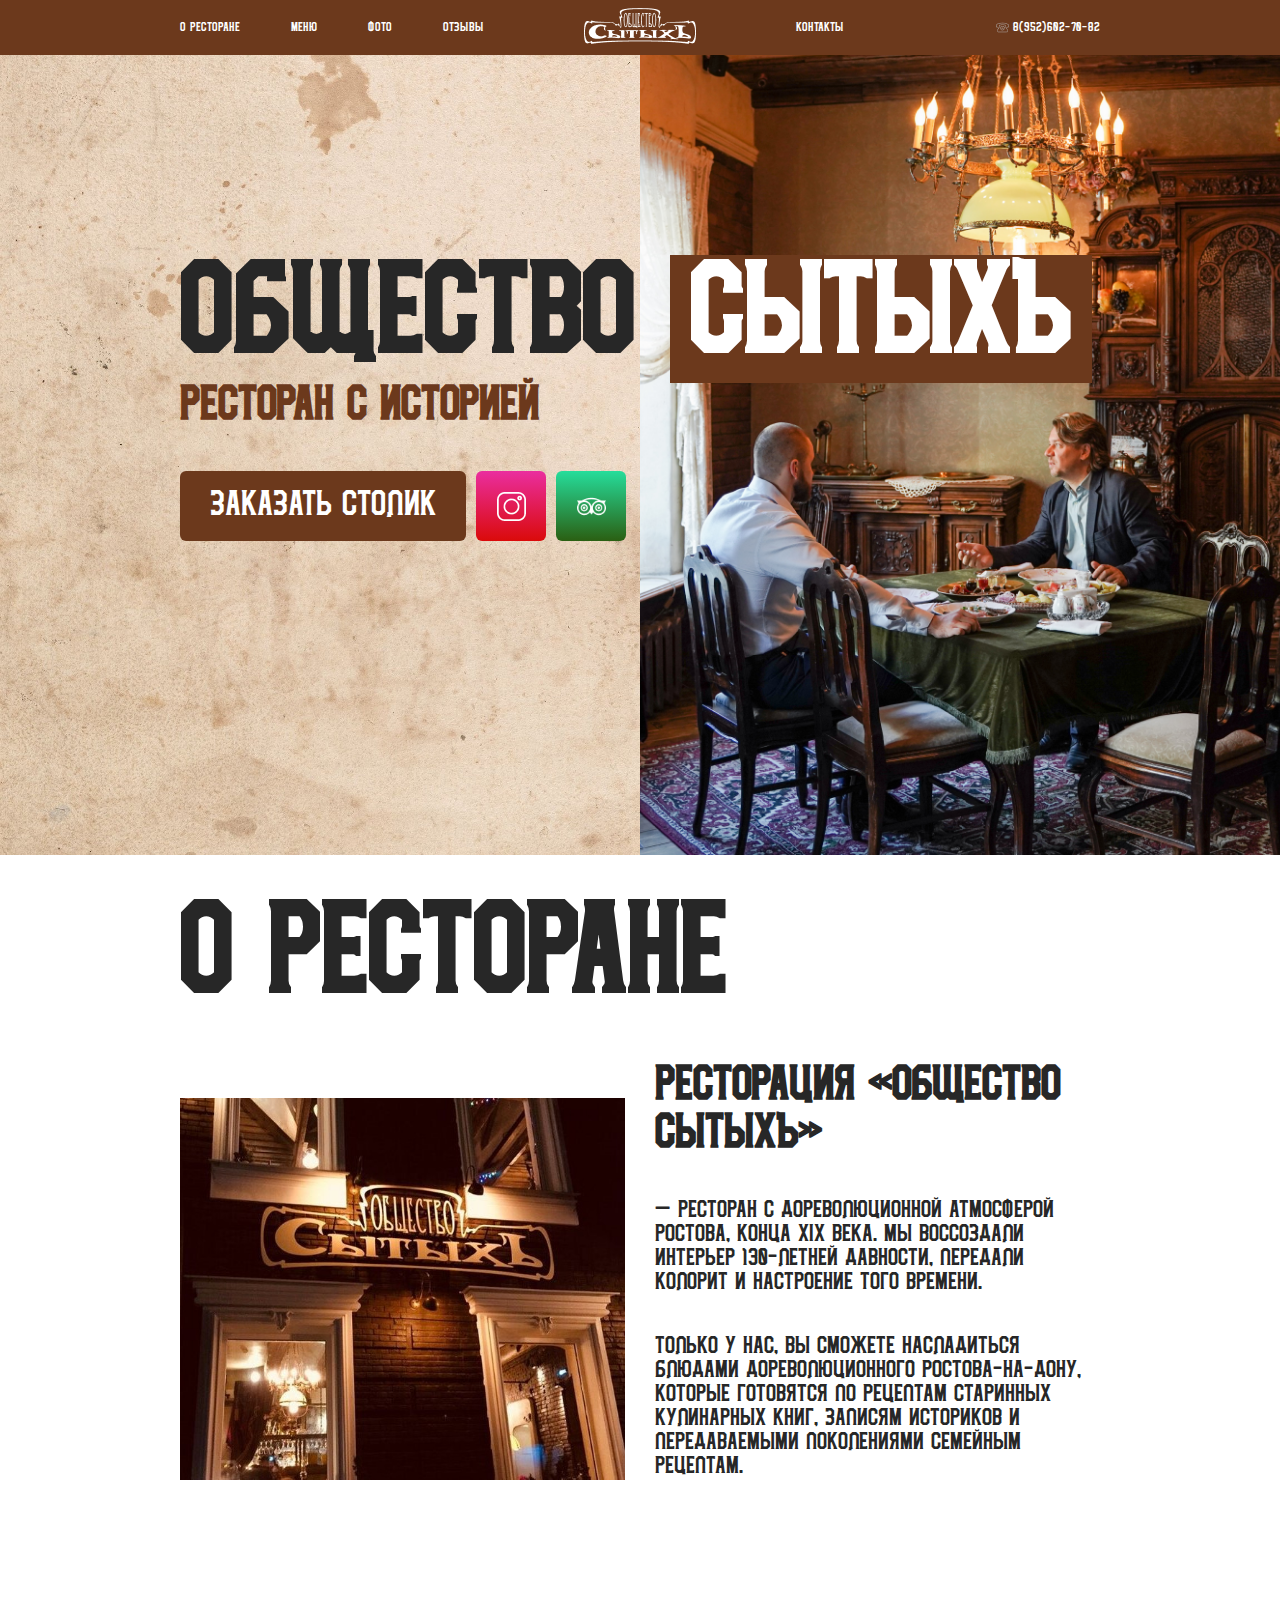
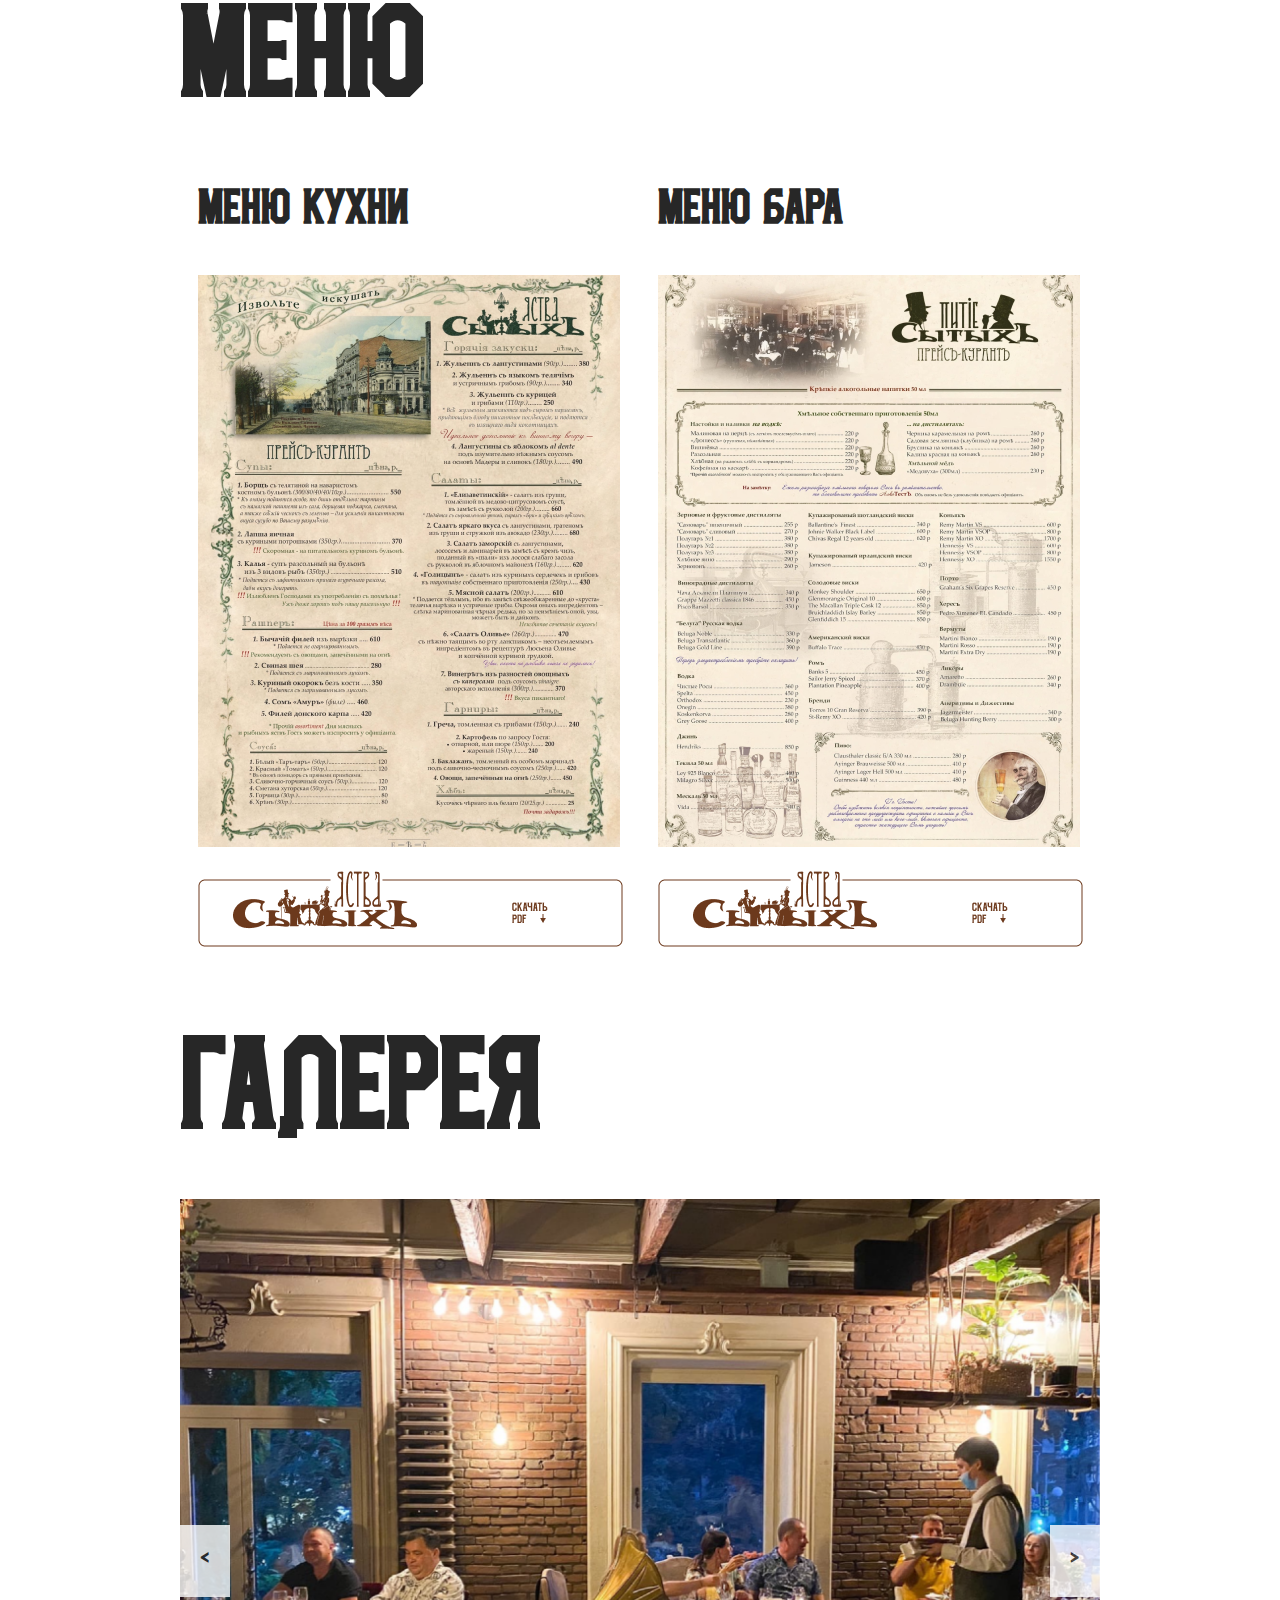
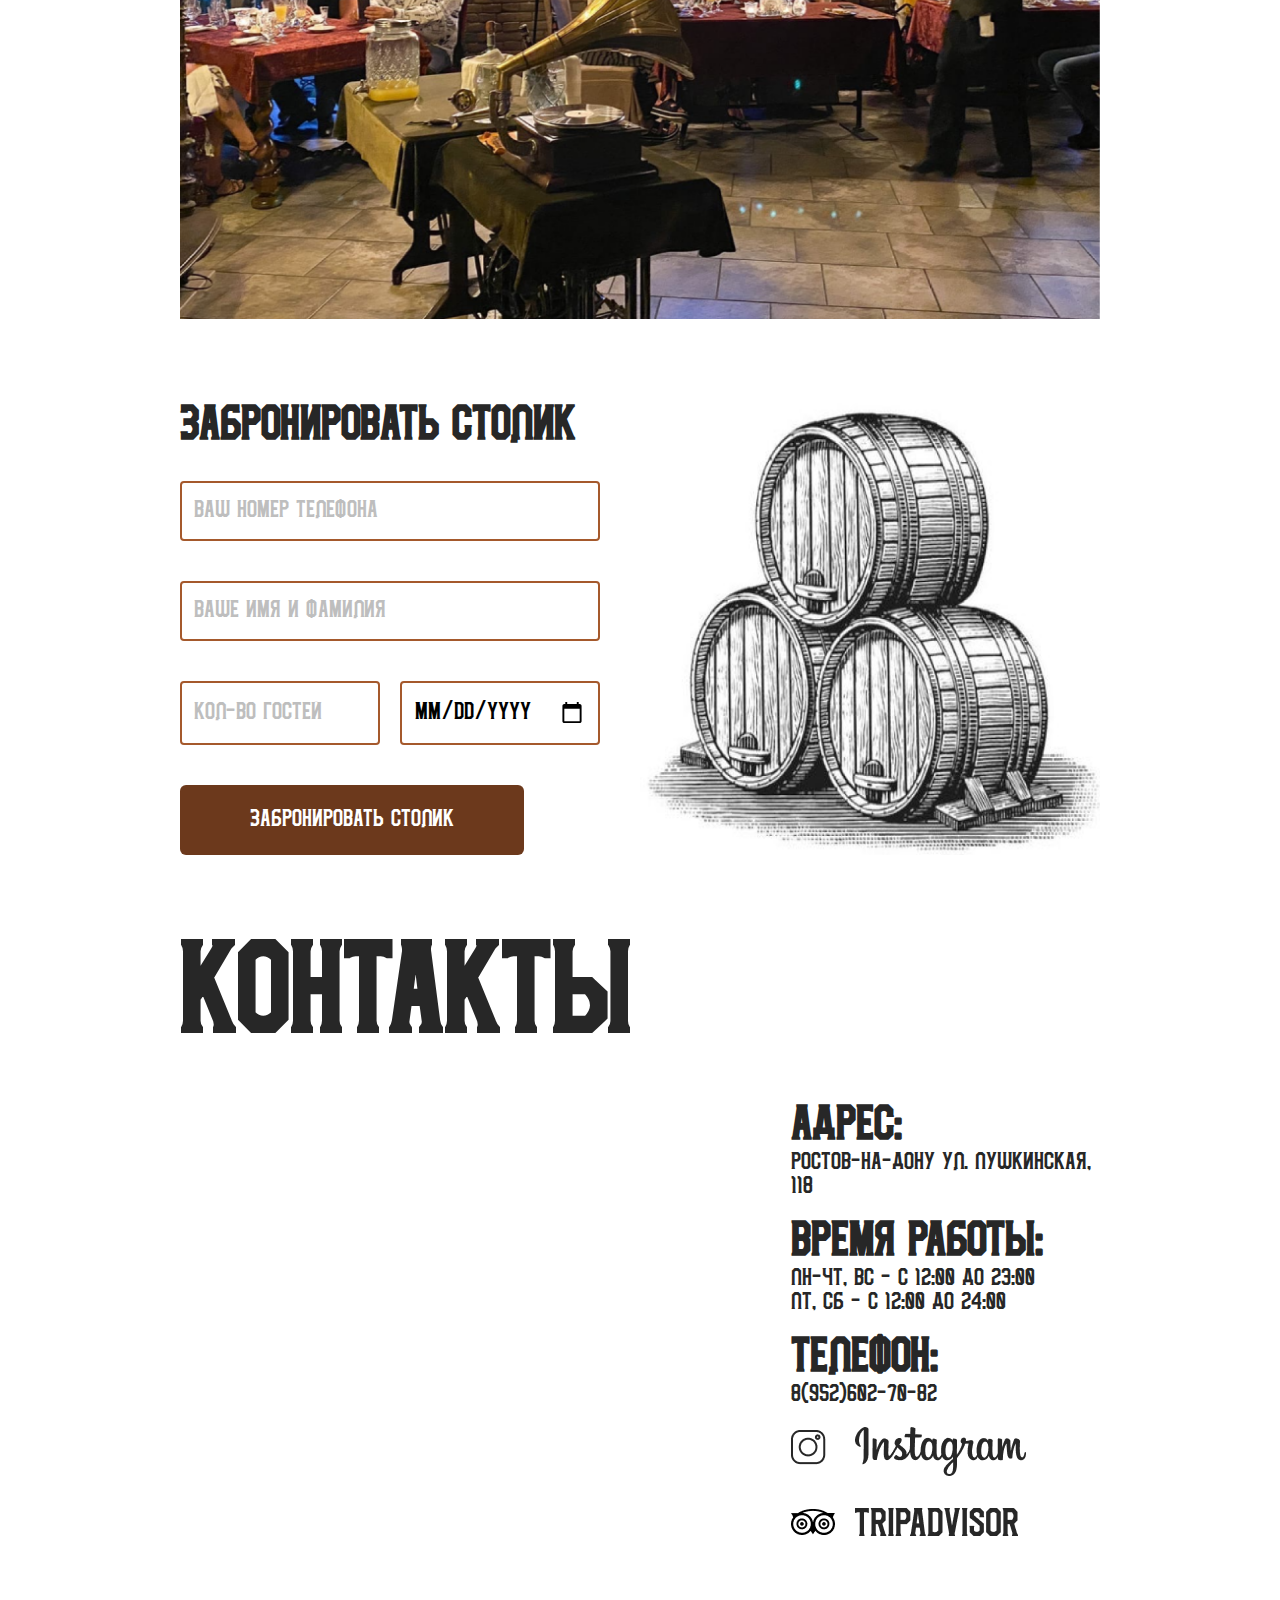
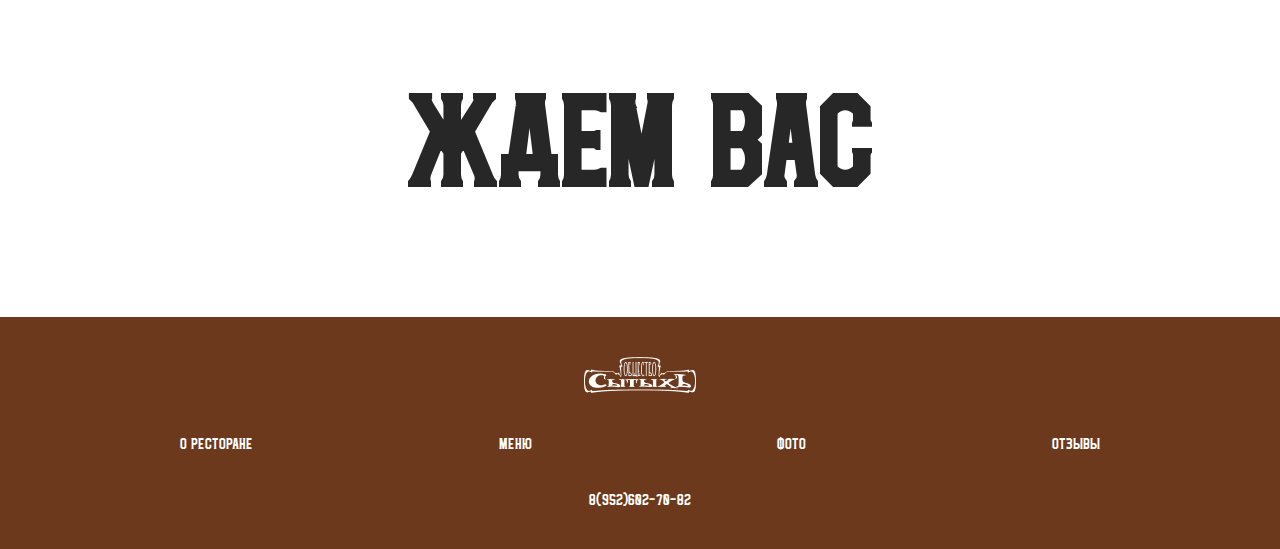
<file: index.html>
<!DOCTYPE html>
<html lang="ru">
<head>
    <meta charset="UTF-8">
    <meta name="viewport" content="width=device-width, initial-scale=1.0">
    <title>Общество сытыхъ - Ресторан с историей</title>
    <link rel="stylesheet" href="https://cdn.jsdelivr.net/npm/swiper@11/swiper-bundle.min.css" />
    <link rel="stylesheet" href="/style.css">
    <link rel="shortcut icon" href="https://static.tildacdn.com/tild3930-3964-4733-a532-386662323266/favicon.ico" type="image/x-icon">
</head>
<body>
    <header>
        <div class="container">
            <nav class="header">
                <ul class="main_menu">
                    <li><a href="#about">О ресторане</a></li>
                    <li><a href="#menu">Меню</a></li>
                    <li><a href="#gallery">Фото</a></li>
                    <li><a href="https://yandex.ru/maps/org/obshchestvo_sytykh/79058933426/reviews/?ll=39.719818%2C47.225903&z=16">Отзывы</a></li>
                </ul>
                <div class="logo"><img src="/img/logo.png" height="36" width="112"></div>
                <div class="additional_menu">
                    <a href="#contact">Контакты</a>
                    <a class="tel" href="tel:8(952)602-70-82"><img src="/img/tel.png">8(952)602-70-82</a>
                </div>
                <div class="burger">
                    <img src="/img/burger.png">
                </div>
            </nav>
            <ul class="burger_menu">
                <li><a href="#about">О ресторане</a></li>
                <li><a href="#menu">Меню</a></li>
                <li><a href="#gallery">Фото</a></li>
                <li><a href="https://yandex.ru/maps/org/obshchestvo_sytykh/79058933426/reviews/?ll=39.719818%2C47.225903&z=16">Отзывы</a></li>
                <li><a href="#contact">Контакты</a></li>
                <li><a class="tel" href="tel:8(952)602-70-82"><img src="/img/tel.png">8(952)602-70-82</a></li>
            </ul>
        </div>
    </header>
    <main>
        <section class="hero">
            <div class="container">
                <div class="hero__inner">
                    <h1>ОБЩЕСТВО <span>СЫТЫХЪ</span></h1>
                    <h2>ресторан с историей</h2>
                    <div class="hero_buttons">
                        <a class="order_button" href="#order">Заказать столик</a>
                        <a class="instagram_button" href="https://www.instagram.com/obsh_sytyh/"><img src="/img/instagram.png"></a>
                        <a class="tripadvisor_button" href="https://www.tripadvisor.ru/Restaurant_Review-g298535-d16662221-Reviews-Obshhestvo_Sytykh-Rostov_on_Don_Rostov_Oblast_Southern_District.html"><img src="/img/tripadvisor.png"></a>
                    </div>
                </div>
            </div>
            <img class="hero_img" src="/img/hero_img.png">
        </section>
        <section class="about" id="about">
            <div class="container">
                <div class="about__inner section">
                    <h3>О РЕСТОРАНЕ</h3>
                    <div class="about__block">
                        <div class="about__image">
                            <img src="/img/about.jpeg">
                        </div>
                        <div class="about__text">
                            <h4>Ресторация «Общество Сытыхъ»</h3>
                            <p>— ресторан с дореволюционной атмосферой Ростова, конца ХIХ века. Мы воссоздали интерьер 130-летней давности, передали колорит и настроение того времени.</p>
                            <p>Только у нас, Вы сможете насладиться блюдами дореволюционного Ростова-на-Дону, которые готовятся по рецептам старинных кулинарных книг, записям историков и передаваемыми поколениями семейным рецептам.</p>
                        </div>
                    </div>
                </div>
            </div>
        </section>
        <section class="menu" id="menu">
            <div class="container">
                <div class="menu__inner section">
                    <h3>Меню</h3>
                    <div class="menu__block">
                        <div class="menu__item">
                            <h4>Меню кухни</h4>
                            <img src="/img/1.png">
                            <a href="https://drive.google.com/file/d/1h38D5oXvH2-rLr65FJ2_tnFeNfIFlQqY/view?usp=drivesdk"><img src="/img/button.png"></a>
                        </div>
                        <div class="menu__item">
                            <h4>Меню Бара</h4>
                            <img src="/img/2.png">
                            <a href="https://drive.google.com/file/d/1Csb02DKkHvxV7z9X4bZeypJL2n8_wG7n/view"><img src="/img/button.png"></a>
                        </div>
                    </div>
                </div>
            </div>
        </section>
        <section class="gallery" id="gallery">
            <div class="container">
                <div class="gallery__inner section">
                    <h3>Галерея</h3>
                    <div class="gallery__block">
                        <div class="swiper-wrapper">
                          <div class="swiper-slide">
                            <img src="/img/gallery/1.png">
                          </div>
                          <div class="swiper-slide">
                            <img src="/img/gallery/2.jpg">
                          </div>
                          <div class="swiper-slide">
                            <img src="/img/gallery/3.jpg">
                          </div>
                          <div class="swiper-slide">
                            <img src="/img/gallery/4.jpg">
                          </div>
                          <div class="swiper-slide">
                            <img src="/img/gallery/5.jpg">
                          </div>
                        </div>
                        <!-- <div class="swiper-pagination"></div> -->
                      
                        <div class="prev">&lt</div>
                        <div class="next">&gt</div>
                      
                    </div>
                </div>
            </div>
        </section>
        <section class="table" id="order">
            <div class="container">
                <div class="table__inner section">
                    <form netlify name="order" >
                        <h5>Забронировать столик</h5>
                        <input placeholder="Ваш номер телефона" name="phone">
                        <input placeholder="Ваше имя и фамилия" name="fio">
                        <div class="form__inputs">
                            <input placeholder="Кол-во гостей" type="number" name="amount">
                            <input placeholder="Дата" type="date" name="Дата">
                        </div>
                        <button>Забронировать столик</button>
                    </form>
                    <img src="/img/beer.png">
                </div>
            </div>
        </section>
        <section class="contact" id="contact">
            <div class="container">
                <div class="contact__inner section">
                    <h3>Контакты</h3>
                    <div class="contact__block">
                        <iframe src="https://yandex.ru/map-widget/v1/?um=constructor%3Aa68f345dba25d91df1f52c79168422319c785fa9c245922185fd1192113f3458&amp;source=constructor" width="597" height="443" frameborder="0"></iframe>
                        <div>
                            <h4>Адрес:</h4>
                            <p>Ростов-на-Дону ул. Пушкинская, 118</p>
                            <h4>Время работы:</h4>
                            <p>Пн-Чт, Вс - с 12:00 до 23:00</p>
                            <p>Пт, Сб - с 12:00 до 24:00</p>
                            <h4>Телефон:</h4>
                            <p>8(952)602-70-82</p>
                            <a href="https://www.instagram.com/obsh_sytyh/"><img src="/img/inst.png"></a>
                            <a href="https://www.tripadvisor.ru/Restaurant_Review-g298535-d16662221-Reviews-Obshhestvo_Sytykh-Rostov_on_Don_Rostov_Oblast_Southern_District.html"><img src="/img/trip.png"></a>
                        </div>
                    </div>
                </div>
            </div>
        </section>
        <section class="waiting">
            <div class="container">
                <div class="waiting__inner">
                    <h3>Ждем вас</h3>
                </div>
            </div>
        </section>
    </main>
    <footer>
        <div class="container">
            <div class="footer">
                <div class="logo"><img src="/img/logo.png" height="36" width="112"></div>
                <ul class="main_menu">
                    <li><a href="#about">О ресторане</a></li>
                    <li><a href="#menu">Меню</a></li>
                    <li><a href="#gallery">Фото</a></li>
                    <li><a href="https://yandex.ru/maps/org/obshchestvo_sytykh/79058933426/reviews/?ll=39.719818%2C47.225903&z=16">Отзывы</a></li>
                </ul>
                <a class="tel" href="tel:8(952)602-70-82">8(952)602-70-82</a>
            </div>
        </div>
    </footer>
    <script src="https://cdn.jsdelivr.net/npm/swiper@11/swiper-bundle.min.js" ></script>
    <script src="/script.js"></script>
</body>
</html>
</file>
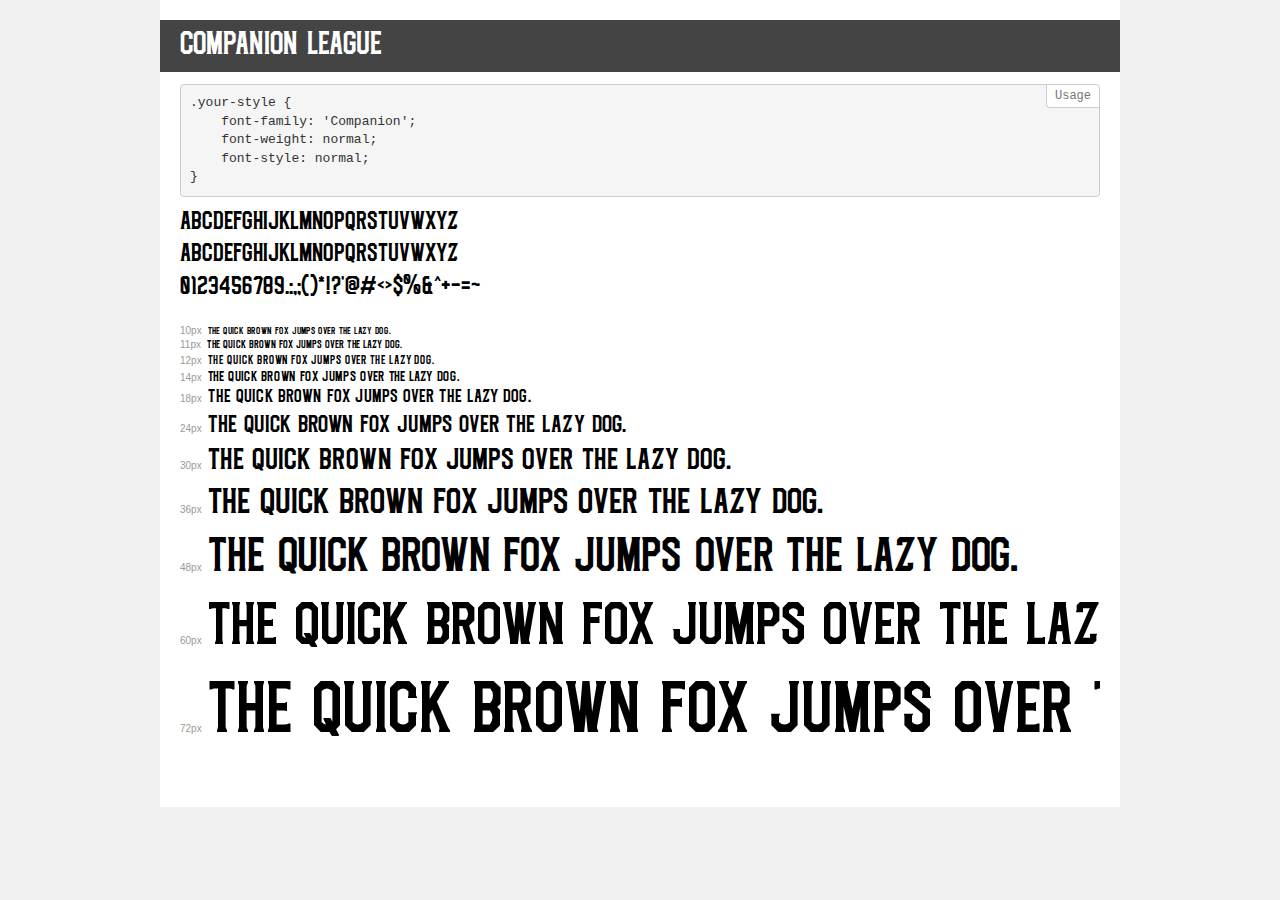
<file: font/demo.html>
<!DOCTYPE html>
<html>
<head>
    <meta charset="utf-8">
    <meta http-equiv="X-UA-Compatible" content="IE=edge">
    <meta name="viewport" content="width=device-width, initial-scale=1">
    <meta name="robots" content="noindex, noarchive">
    <meta name="format-detection" content="telephone=no">
    <title>Transfonter demo</title>
    <link href="stylesheet.css" rel="stylesheet">
    <style>
        /*
        http://meyerweb.com/eric/tools/css/reset/
        v2.0 | 20110126
        License: none (public domain)
        */
        html, body, div, span, applet, object, iframe,
        h1, h2, h3, h4, h5, h6, p, blockquote, pre,
        a, abbr, acronym, address, big, cite, code,
        del, dfn, em, img, ins, kbd, q, s, samp,
        small, strike, strong, sub, sup, tt, var,
        b, u, i, center,
        dl, dt, dd, ol, ul, li,
        fieldset, form, label, legend,
        table, caption, tbody, tfoot, thead, tr, th, td,
        article, aside, canvas, details, embed,
        figure, figcaption, footer, header, hgroup,
        menu, nav, output, ruby, section, summary,
        time, mark, audio, video {
            margin: 0;
            padding: 0;
            border: 0;
            font-size: 100%;
            font: inherit;
            vertical-align: baseline;
        }
        /* HTML5 display-role reset for older browsers */
        article, aside, details, figcaption, figure,
        footer, header, hgroup, menu, nav, section {
            display: block;
        }
        body {
            line-height: 1;
        }
        ol, ul {
            list-style: none;
        }
        blockquote, q {
            quotes: none;
        }
        blockquote:before, blockquote:after,
        q:before, q:after {
            content: '';
            content: none;
        }
        table {
            border-collapse: collapse;
            border-spacing: 0;
        }
        /* common styles */
        body {
            background: #f1f1f1;
            color: #000;
        }
        .page {
            background: #fff;
            width: 920px;
            margin: 0 auto;
            padding: 20px 20px 0 20px;
            overflow: hidden;
        }
        .font-container {
            overflow-x: auto;
            overflow-y: hidden;
            margin-bottom: 40px;
            line-height: 1.3;
            white-space: nowrap;
            padding-bottom: 5px;
        }
        h1 {
            position: relative;
            background: #444;
            font-size: 32px;
            color: #fff;
            padding: 10px 20px;
            margin: 0 -20px 12px -20px;
        }
        .letters {
            font-size: 25px;
            margin-bottom: 20px;
        }
        .s10:before {
            content: '10px';
        }
        .s11:before {
            content: '11px';
        }
        .s12:before {
            content: '12px';
        }
        .s14:before {
            content: '14px';
        }
        .s18:before {
            content: '18px';
        }
        .s24:before {
            content: '24px';
        }
        .s30:before {
            content: '30px';
        }
        .s36:before {
            content: '36px';
        }
        .s48:before {
            content: '48px';
        }
        .s60:before {
            content: '60px';
        }
        .s72:before {
            content: '72px';
        }
        .s10:before, .s11:before, .s12:before, .s14:before,
        .s18:before, .s24:before, .s30:before, .s36:before,
        .s48:before, .s60:before, .s72:before {
            font-family: Arial, sans-serif;
            font-size: 10px;
            font-weight: normal;
            font-style: normal;
            color: #999;
            padding-right: 6px;
        }
        pre {
            display: block;
            position: relative;
            padding: 9px;
            margin: 0 0 10px;
            font-family: Monaco, Menlo, Consolas, "Courier New", monospace !important;
            font-size: 13px;
            line-height: 1.428571429;
            color: #333;
            font-weight: normal !important;
            font-style: normal !important;
            background-color: #f5f5f5;
            border: 1px solid #ccc;
            overflow-x: auto;
            border-radius: 4px;
        }
        pre:after {
            display: block;
            position: absolute;
            right: 0;
            top: 0;
            content: 'Usage';
            line-height: 1;
            padding: 5px 8px;
            font-size: 12px;
            color: #767676;
            background-color: #fff;
            border: 1px solid #ccc;
            border-right: none;
            border-top: none;
            border-radius: 0 4px 0 4px;
            z-index: 10;
        }
        /* responsive */
        @media (max-width: 959px) {
            .page {
                width: auto;
                margin: 0;
            }
        }
    </style>
</head>
<body>
<div class="page">
    <div class="demo" style="font-family: 'Companion'; font-weight: normal; font-style: normal;">
        <h1>Companion League</h1>
        <pre>.your-style {
    font-family: 'Companion';
    font-weight: normal;
    font-style: normal;
}</pre>
        <div class="font-container">
            <p class="letters">
                abcdefghijklmnopqrstuvwxyz<br>
ABCDEFGHIJKLMNOPQRSTUVWXYZ<br>
                0123456789.:,;()*!?'@#<>$%&^+-=~
            </p>
            <p class="s10" style="font-size: 10px;">The quick brown fox jumps over the lazy dog.</p>
            <p class="s11" style="font-size: 11px;">The quick brown fox jumps over the lazy dog.</p>
            <p class="s12" style="font-size: 12px;">The quick brown fox jumps over the lazy dog.</p>
            <p class="s14" style="font-size: 14px;">The quick brown fox jumps over the lazy dog.</p>
            <p class="s18" style="font-size: 18px;">The quick brown fox jumps over the lazy dog.</p>
            <p class="s24" style="font-size: 24px;">The quick brown fox jumps over the lazy dog.</p>
            <p class="s30" style="font-size: 30px;">The quick brown fox jumps over the lazy dog.</p>
            <p class="s36" style="font-size: 36px;">The quick brown fox jumps over the lazy dog.</p>
            <p class="s48" style="font-size: 48px;">The quick brown fox jumps over the lazy dog.</p>
            <p class="s60" style="font-size: 60px;">The quick brown fox jumps over the lazy dog.</p>
            <p class="s72" style="font-size: 72px;">The quick brown fox jumps over the lazy dog.</p>
        </div>
    </div>
</div>
</body>
</html>
</file>
<file: style.css>
@font-face {
	font-family: 'Companion'; 
	src: url(/font/Companion-League.ttf); 
}

body {
    font-family: 'Companion', sans-serif;
    padding: 0;
    margin: 0;
    color: #272727;
}
* {
    box-sizing: border-box;
}


ul, li {
    list-style: none;
    margin: 0;
    padding: 0;
}

p,h1,h2,h3,h4,h5,h6 {
    margin: 0;
    padding: 0;
}

a {
    text-decoration: none;
    color: inherit;
}

img {
    max-width: 100%;
    height: auto;
}

.container {
    max-width: 1280px;
    margin: 0 auto;
}

.burger {
    display: none;
    width: 40px;
    height: 40px;
    align-items: center;
    justify-content: center;
}

header {
    background: #6C391C;
    padding: 8px 0px;
}

.header {
    justify-content: space-between;
    align-items: center;
    min-width: 100%;
    color: #fff;
    display: flex;
    font-size: 13px;
    gap: 100px;
}
.main_menu, .additional_menu {
    width: 100%;
    display: flex;
    justify-content: space-between;
    align-items: center;
}

.burger_menu {
    display: none;
    margin-top: 20px;
    color: #fff;
    flex-direction: column;
    gap: 10px;
}

.burger_menu.active {
    display: flex;
}

.lang_switcher {
    display: flex;
    gap: 20px;
}

input, button {
    font-family: inherit;
    font-size: inherit;
}

.hero {
    background-image: url('/img/hero_bg.jpg');
    background-repeat: no-repeat;
    background-size: cover;
    min-height: calc(100vh - 100px);
    position: relative;
}
.hero_img {
    width: 50%;
    object-fit: cover;
    position: absolute;
    right: 0;
    top: 0;
    height: 100%;
}
.logo img {
    height: 36px;
    min-width: 112px;
}

.tel {
    display: flex;
    gap: 4px;
}

.header a:hover {
    color: #eee;
}

.hero__inner {
    position: absolute;
    z-index: 5;
    padding-top: 200px;
}

.hero__inner h1 {
    font-size: 128px;
}
.hero__inner h1 span {
    background: #6C391C;
    padding:  0 20px;
    color: #fff;
}

.hero__inner h2 {
    color: #6C391C;
    font-size: 48px;
}

.hero_buttons {
    font-size: 36px;
    display: flex;
    margin-top: 40px;
    gap: 10px;
}

.order_button {
    color: #fff;
    padding: 0 30px;
    background: #6C391C;
}
.instagram_button {
    background: linear-gradient(#EA2E9F, #DA0A0A);
    width: 70px;
}
.tripadvisor_button {
    background: linear-gradient(#26DD9B, #2A5F12);
    width: 70px;
}

.hero_buttons a {
    align-items: center;
    justify-content: center;
    display: flex;
    height: 70px;
    border-radius: 6px;
}

.hero_buttons a:hover {
    filter: brightness(0.9);
}

.hero_buttons a img {
    height: 29px;
    width: 29px;
}


.section {
    padding: 40px 0;
}

.section h3 {
    font-size: 128px;
}


.waiting__inner {
    display: flex;
    align-content: inherit;
    justify-content: center;
    padding: 100px 0;
}

.menu__block {
    margin-top: 60px;
    display: flex;
    justify-content: space-around;
}

.menu__item h4 {
    font-size: 48px;
    margin-bottom: 40px;
}

.menu__item a {
    display: block;
    margin-top: 20px;
    cursor: pointer;
}
.menu__item a:hover {
    filter:brightness(0.5);
}


.gallery__block {
    margin-top: 40px;
    position: relative;
    max-width: 100%;
    overflow: hidden;
}

.gallery__block img {
    height: 720px;
    width: 100%;
    object-fit: cover;
}

.next, .prev {
    position: absolute;
    background: #fff;
    display: block;
    padding: 20px;
    z-index: 30;
    cursor: pointer;
    font-size: 32px;
    opacity: 0.8;
    transform: translateY(-50%);
    user-select: none;
}

.next:hover, .prev:hover {
        filter: brightness(0.9)
}

.next {
right: 0;
top: 50%;
}

.prev {
left: 0;
top: 50%;
}


.table__inner {
    display: flex;
    gap: 40px;
}

.table__inner form, .table__inner > img {
    width: 50%;
    font-size: 24px;
}

.table__inner h5 {
    font-size: 48px;
    margin-bottom: 30px;
}

.table__inner input {
    margin-bottom: 40px;
    padding: 16px 12px;
    width: 100%;
    border: 2px solid #a5592c;
    border-radius: 4px;
}

.table__inner input::placeholder { 
    color: #BEBEBE;
 }


.table__inner button {
    height: 70px;
    padding: 0 70px;
    background: #6C391C;
    border-radius: 6px;
    border: none;
    cursor: pointer;
    color: #fff;
}

.table__inner button:hover {
    filter: brightness(0.9);
}

.form__inputs {
    display: flex;
    gap: 20px;
}


.waiting__inner h3 {
    font-size: 128px;
    text-align: center;
}

.contact__block {
    margin-top: 40px;
    display: flex;
    gap: 50px;
    align-items: center;
}


.contact__block h4:first-child {
    margin-top: 0 !important;
}

.contact__block h4 {
    font-size: 48px;
    margin-top: 20px;
}

.contact__block p {
    font-size: 24px;
}
.contact__block a {
    margin-top: 20px;
    cursor: pointer;
    display: block;
}
.contact__block a:hover {
    filter:contrast(0.4)
}

footer {
    background: #6C391C;
}

.footer {
    color: #fff;
    gap: 40px;
    flex-direction: column;
    display: flex;
    align-items: center;
    justify-content: center;
    padding: 40px 0;
}

.about__block {
    display: flex;
    align-items: center;
    margin-top: 40px;
    gap: 30px;
}
.about__block > div {
    width: 50%;
}
.about__text p {
    font-size: 24px;
    margin-bottom: 40px;
}
.about__text h4 {
    font-size: 48px;
    margin-bottom: 40px;
}



@media screen and (max-width: 1440px){
    .container {
        max-width: 920px;
    }
}

@media screen and (max-width: 1024px){
    .container {
        max-width: 720px;
    }
    .hero_img {
        display: none;
    }
    .hero__inner {
        position: unset;
        padding: 40px 0 60px;
    }
    .hero {
        min-height: unset !important;
        height: auto;
    }

    .header {
        gap: 40px;
        justify-content: unset !important;
    }
    .section h3 {
        font-size: 72px;
    }
    .about__block {
        flex-direction: column;
        justify-content: center;
    } 
    .about__text {
        width: 100% !important;
    }
    .about__text h4 {
        font-size: 32px;
    }

    .about__image {
        width: 70% !important;
    }

    .about__block img {
        width: 100%;
        object-fit: cover;
        margin: 0 auto;
    }

    .menu__block {
        flex-direction: column;
        align-items: center;
        gap: 40px;
    }
    .menu__item {
        width: 80%;
    }
    .menu__item img {
        width: 100%;
    }

    .gallery__block img {
        height: 420px;
    }

    .table__inner {
        flex-direction: column-reverse;
        align-items: center;
    }

    .table__inner form{
        width: 100% !important;
    }

    .table__inner > img {
        display: none;
        width: 60% !important;
    }

    .contact__block {
        align-items: flex-start;
        flex-direction: column;
    }

    .contact__block iframe {
        width: 100%;
    }

    .waiting__inner h3 {
        font-size: 48px !important;
    }


}



@media screen and (max-width: 800px){
    .container {
        padding: 0 5%;
    }
    .hero__inner h1 {
        font-size: 64px;
    }
    .hero__inner h2 {
        font-size: 32px;
        margin-top: 20px;
    }
    .hero_buttons {
        flex-wrap: wrap;
    }
    .about__image {
        width: 100% !important;
    }

    .main_menu {
        flex-direction: column;
        gap: 20px;
    }
    .header .main_menu, .header .additional_menu{
        display: none;
    }

    .header {
        justify-content: space-between !important;
    }

    .burger {
        display: flex;
    }



}
</file>
<file: font/stylesheet.css>
@font-face {
    font-family: 'Companion';
    src: url('Companion-League.eot');
    src: local('Companion League'), local('Companion-League'),
        url('Companion-League.eot?#iefix') format('embedded-opentype'),
        url('Companion-League.woff2') format('woff2'),
        url('Companion-League.woff') format('woff'),
        url('Companion-League.ttf') format('truetype');
    font-weight: normal;
    font-style: normal;
}
</file>
